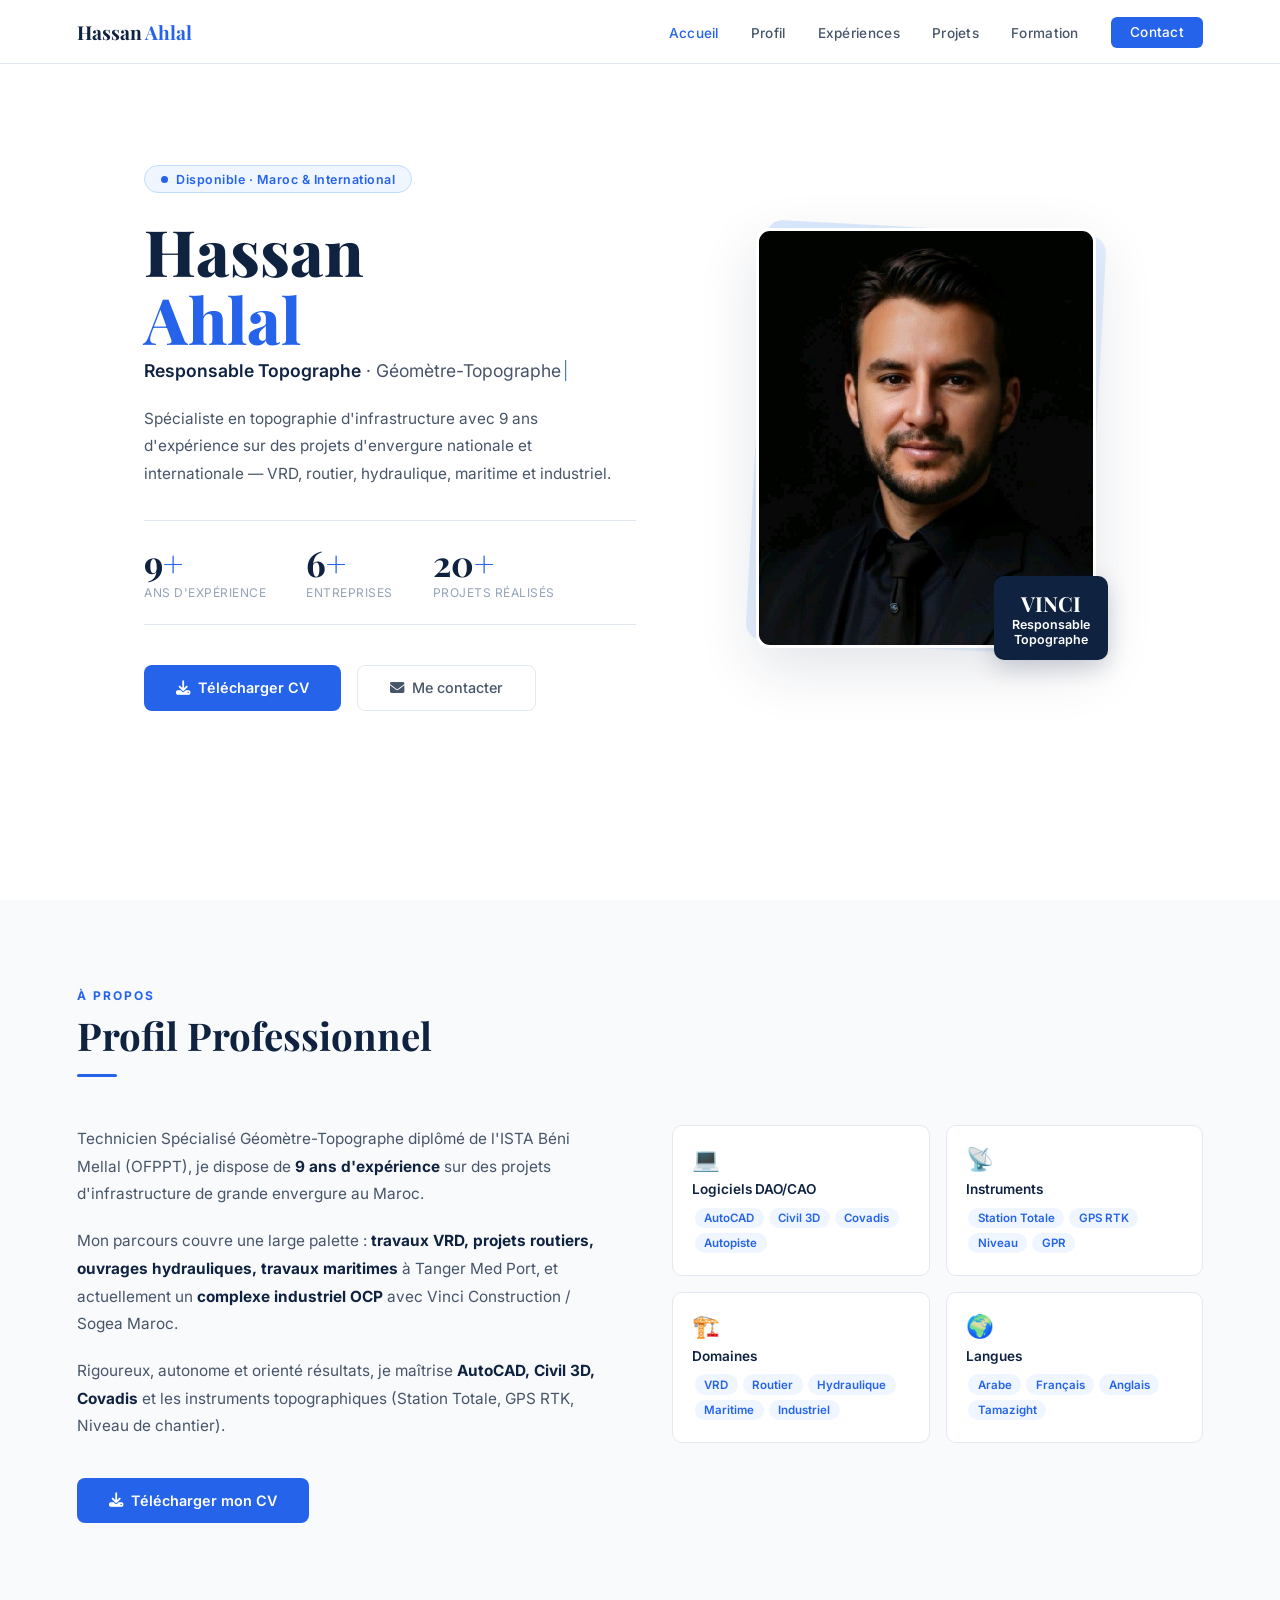
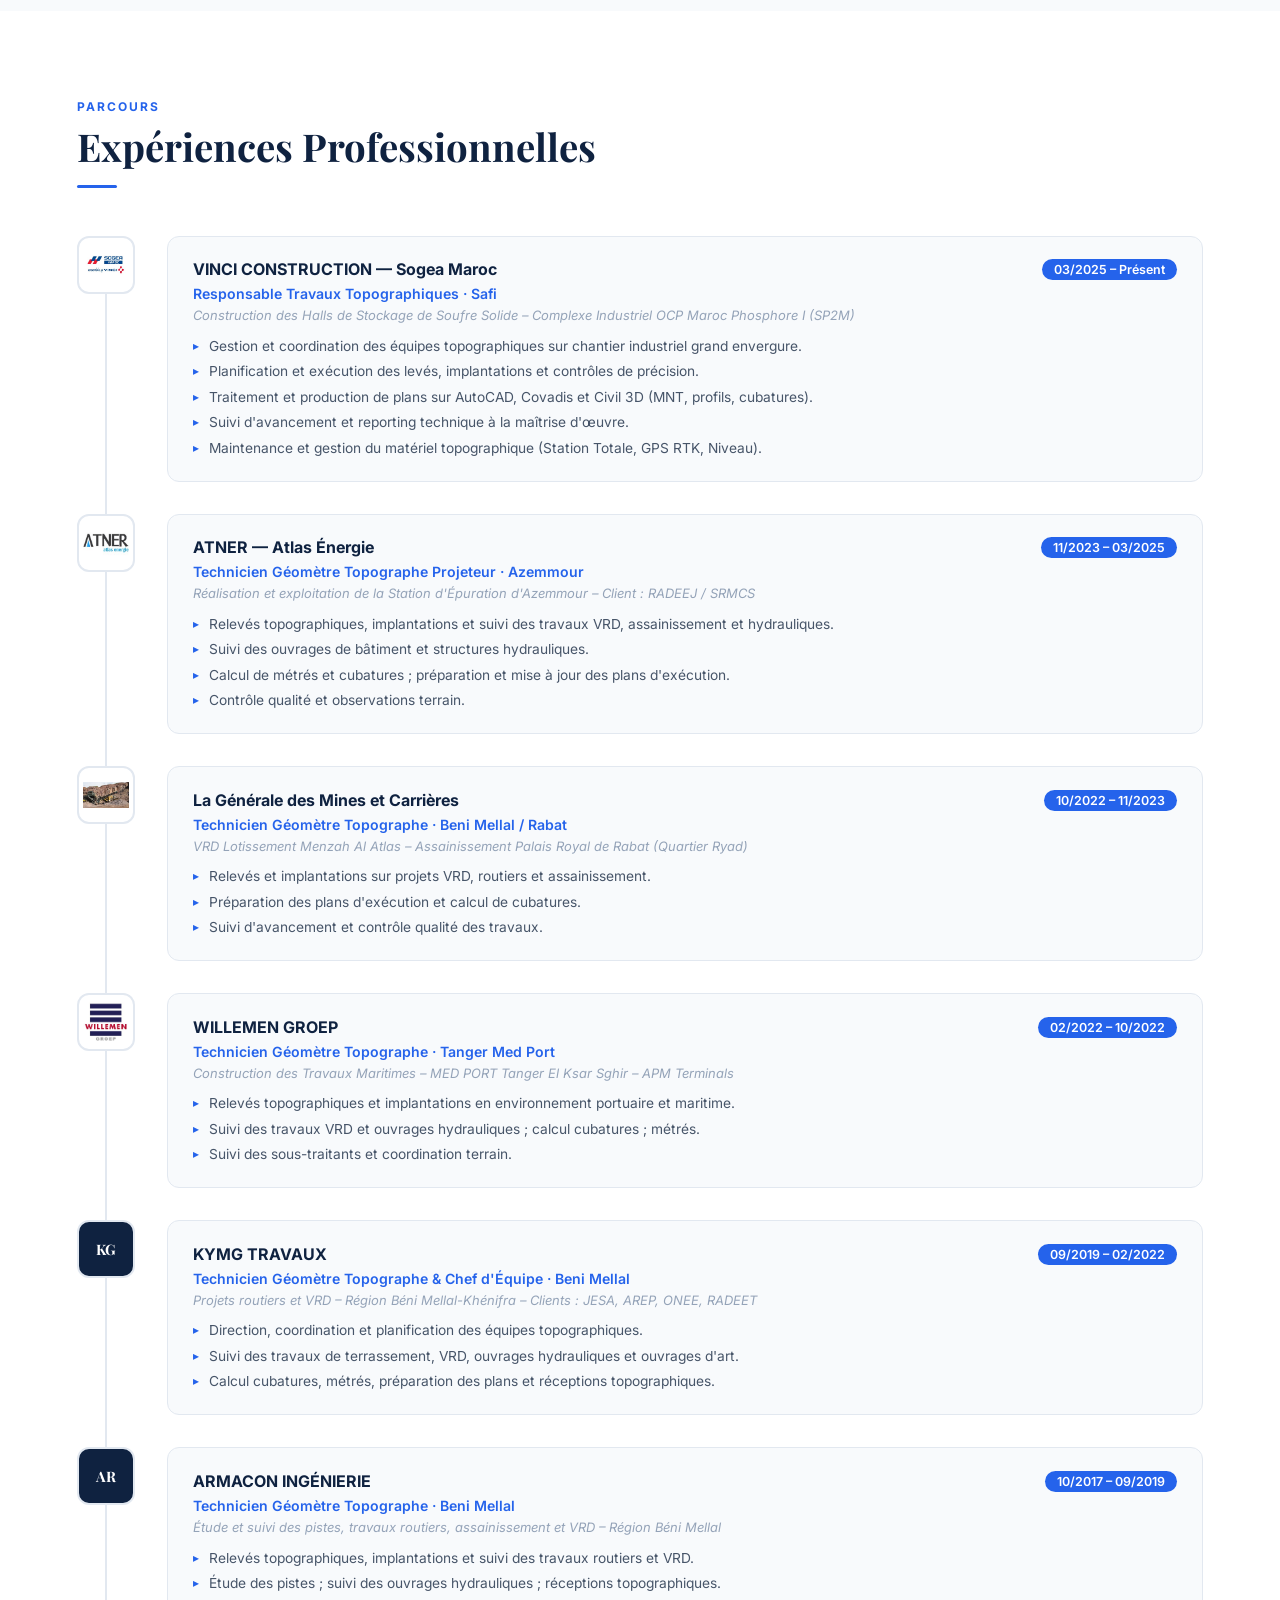
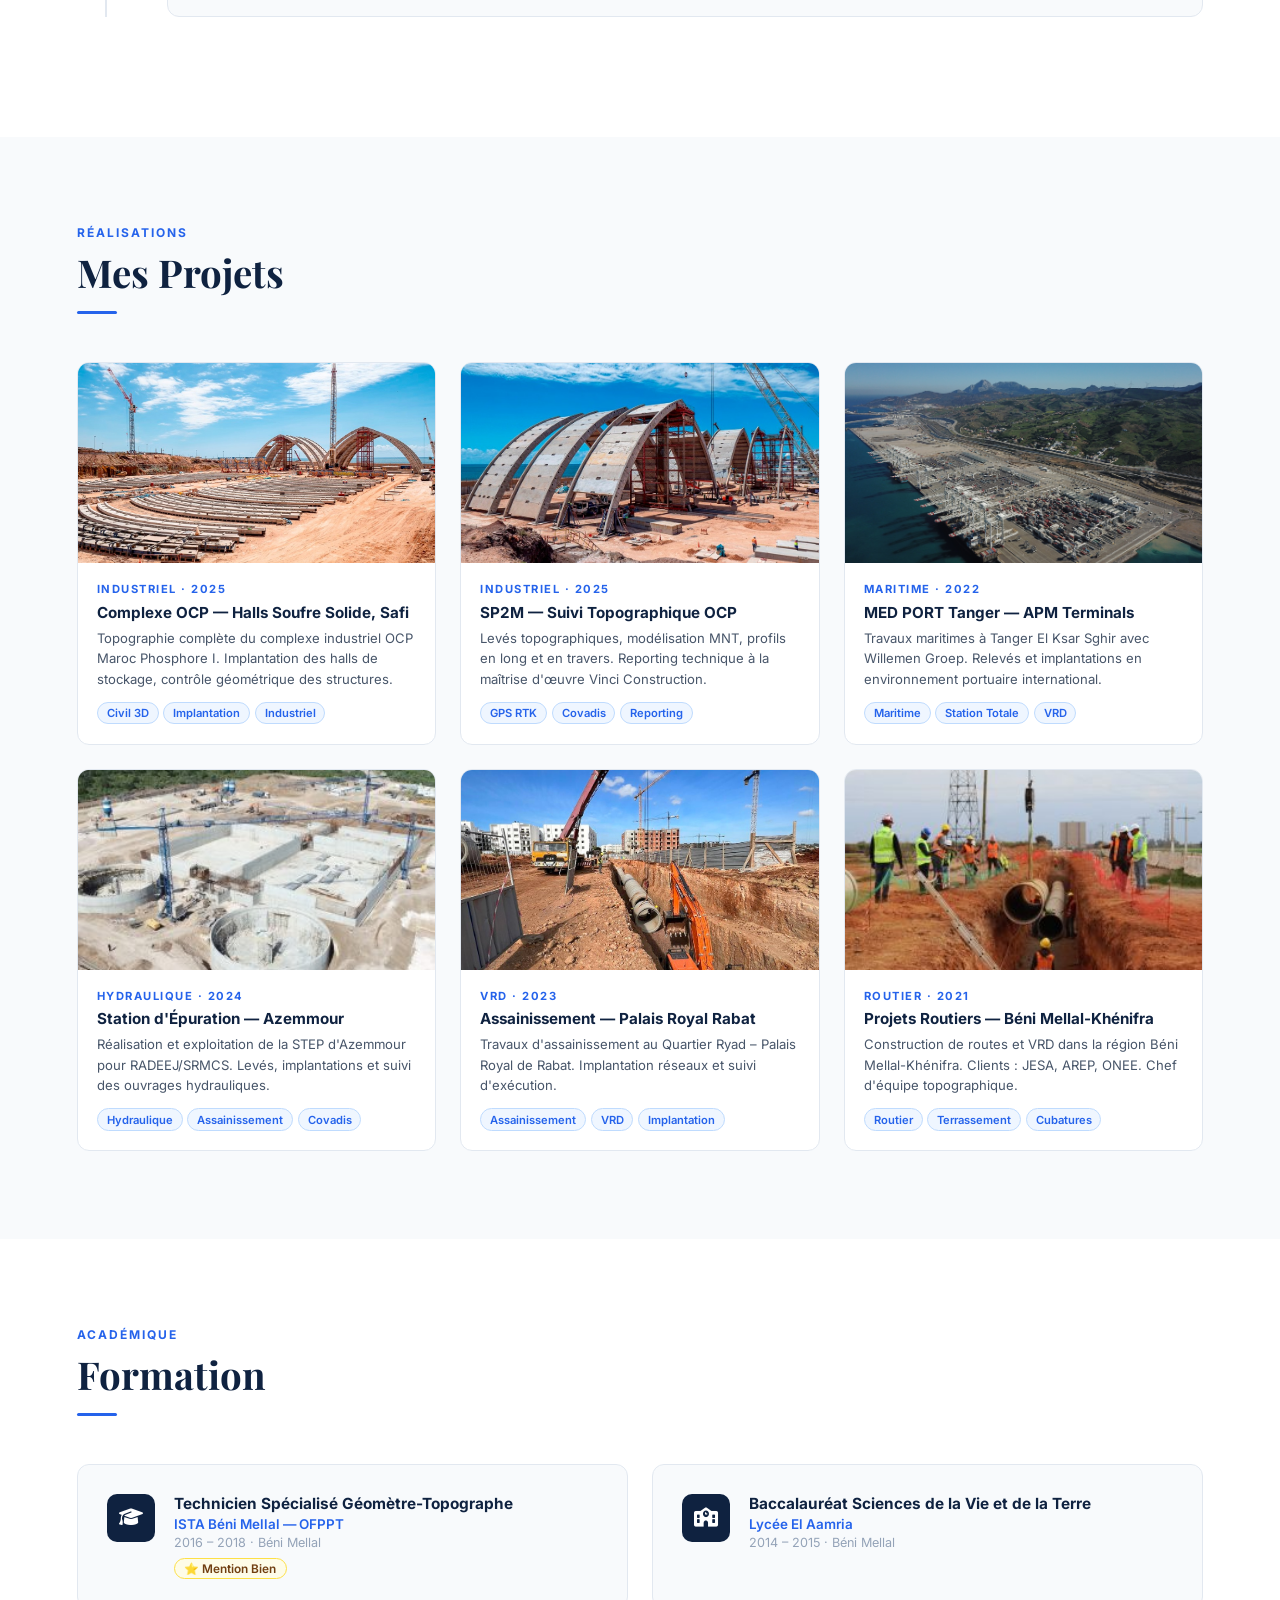
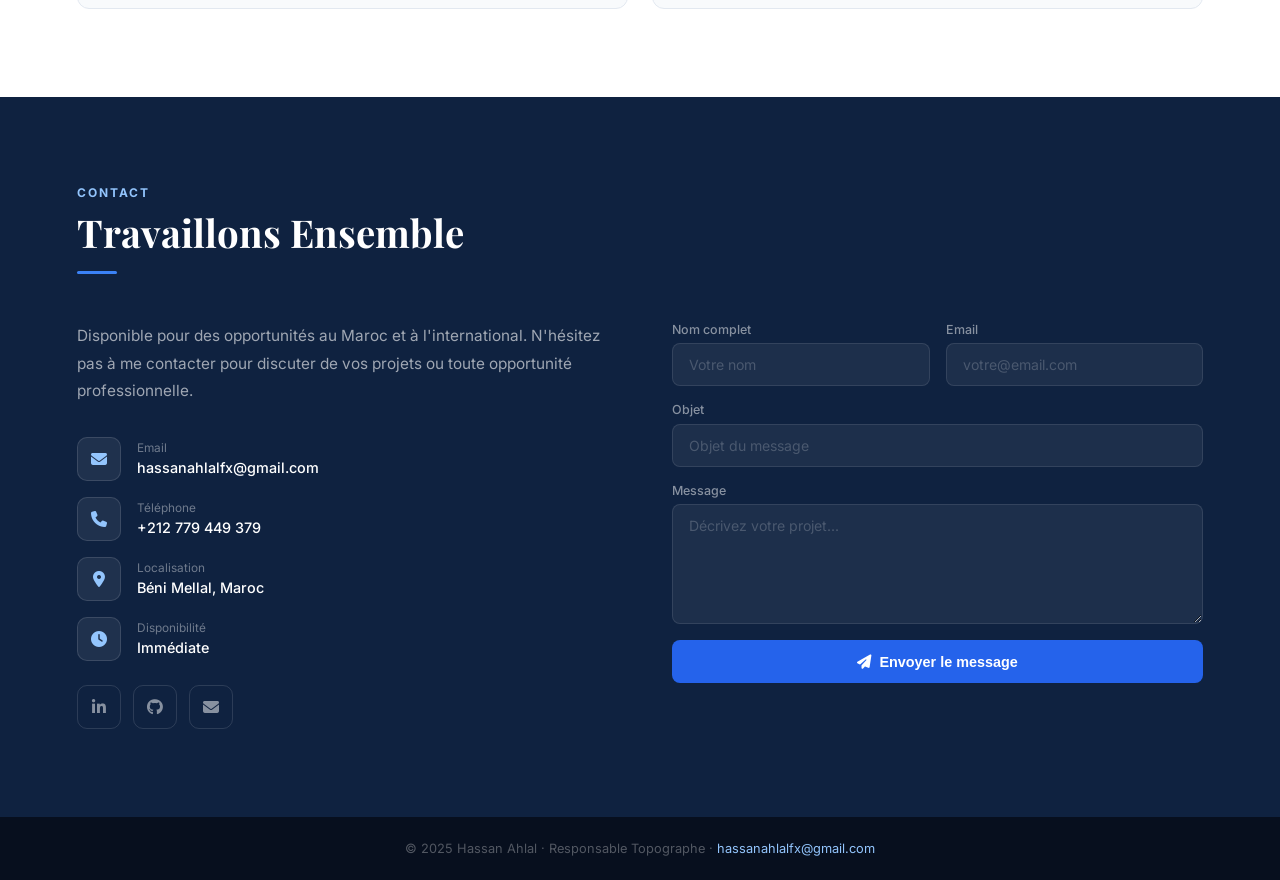
<file: index.html>
<!DOCTYPE html>
<html lang="fr">
<head>
  <meta charset="UTF-8" />
  <meta name="viewport" content="width=device-width, initial-scale=1.0" />
  <title>Hassan Ahlal | Responsable Topographe</title>
  <link rel="preconnect" href="https://fonts.googleapis.com" />
  <link href="https://fonts.googleapis.com/css2?family=Inter:wght@300;400;500;600;700&family=Playfair+Display:wght@700;800&display=swap" rel="stylesheet" />
  <link rel="stylesheet" href="https://cdnjs.cloudflare.com/ajax/libs/font-awesome/6.5.0/css/all.min.css" />
  <style>
    *, *::before, *::after { box-sizing: border-box; margin: 0; padding: 0; }
    :root {
      --navy: #0f2240;
      --blue: #1a56a0;
      --accent: #2563eb;
      --accent-light: #3b82f6;
      --gold: #b8860b;
      --white: #ffffff;
      --off-white: #f8fafc;
      --gray-100: #f1f5f9;
      --gray-200: #e2e8f0;
      --gray-400: #94a3b8;
      --gray-600: #475569;
      --text: #0f172a;
    }
    html { scroll-behavior: smooth; }
    body { font-family: 'Inter', sans-serif; color: var(--text); background: var(--white); overflow-x: hidden; }

    /* NAV */
    nav {
      position: fixed; top: 0; left: 0; right: 0; z-index: 1000;
      background: rgba(255,255,255,0.95);
      backdrop-filter: blur(12px);
      border-bottom: 1px solid var(--gray-200);
      display: flex; align-items: center; justify-content: space-between;
      padding: 0 6%; height: 64px;
    }
    .nav-logo { font-family: 'Playfair Display', serif; font-size: 1.2rem; font-weight: 700; color: var(--navy); }
    .nav-logo span { color: var(--accent); }
    .nav-links { display: flex; gap: 2rem; list-style: none; }
    .nav-links a { color: var(--gray-600); text-decoration: none; font-size: 0.85rem; font-weight: 500; letter-spacing: 0.3px; transition: color 0.2s; }
    .nav-links a:hover { color: var(--accent); }
    .nav-cta { background: var(--accent) !important; color: var(--white) !important; padding: 0.45rem 1.2rem; border-radius: 6px; }
    .nav-cta:hover { background: var(--accent-light) !important; }

    /* HERO */
    #home {
      min-height: 100vh; padding-top: 64px;
      background: var(--white);
      display: flex; align-items: center;
    }
    .hero-inner {
      max-width: 1200px; margin: 0 auto; padding: 0 6%;
      display: grid; grid-template-columns: 1fr 420px;
      gap: 5rem; align-items: center; width: 100%;
    }
    .hero-tag {
      display: inline-flex; align-items: center; gap: 0.5rem;
      background: #eff6ff; border: 1px solid #bfdbfe;
      color: var(--accent); font-size: 0.78rem; font-weight: 600;
      padding: 0.35rem 1rem; border-radius: 100px;
      letter-spacing: 0.5px; margin-bottom: 1.5rem;
    }
    .hero-tag::before { content:''; width:7px; height:7px; background:var(--accent); border-radius:50%; animation: blink 2s infinite; }
    @keyframes blink { 0%,100%{opacity:1} 50%{opacity:0.3} }
    .hero-name {
      font-family: 'Playfair Display', serif;
      font-size: clamp(3rem, 5vw, 4.5rem);
      font-weight: 800; color: var(--navy);
      line-height: 1.05; margin-bottom: 0.5rem;
    }
    .hero-name span { color: var(--accent); }
    .hero-role { font-size: 1.1rem; color: var(--gray-600); font-weight: 400; margin-bottom: 1.5rem; }
    .hero-role strong { color: var(--navy); font-weight: 600; }
    .hero-desc { font-size: 0.96rem; line-height: 1.8; color: var(--gray-600); max-width: 500px; margin-bottom: 2rem; }
    .hero-stats { display: flex; gap: 2.5rem; margin-bottom: 2.5rem; padding: 1.5rem 0; border-top: 1px solid var(--gray-200); border-bottom: 1px solid var(--gray-200); }
    .stat-num { font-family: 'Playfair Display', serif; font-size: 2.2rem; font-weight: 700; color: var(--navy); line-height: 1; }
    .stat-num span { color: var(--accent); }
    .stat-label { font-size: 0.75rem; color: var(--gray-400); margin-top: 0.3rem; text-transform: uppercase; letter-spacing: 0.5px; }
    .hero-btns { display: flex; gap: 1rem; }
    .btn-primary {
      background: var(--accent); color: var(--white);
      padding: 0.85rem 2rem; border-radius: 8px;
      font-weight: 600; font-size: 0.9rem; text-decoration: none;
      display: inline-flex; align-items: center; gap: 0.5rem;
      transition: background 0.2s, transform 0.2s; border: none; cursor: pointer;
    }
    .btn-primary:hover { background: var(--accent-light); transform: translateY(-2px); }
    .btn-outline {
      border: 1.5px solid var(--gray-200); color: var(--gray-600);
      padding: 0.85rem 2rem; border-radius: 8px;
      font-weight: 500; font-size: 0.9rem; text-decoration: none;
      display: inline-flex; align-items: center; gap: 0.5rem;
      transition: border-color 0.2s, color 0.2s, transform 0.2s;
    }
    .btn-outline:hover { border-color: var(--accent); color: var(--accent); transform: translateY(-2px); }

    /* Hero photo */
    .hero-photo-wrap { position: relative; display: flex; justify-content: center; }
    .hero-photo-frame { position: relative; width: 340px; height: 420px; }
    .hero-photo-bg {
      position: absolute; inset: 0; border-radius: 16px;
      background: linear-gradient(135deg, #dbeafe 0%, #eff6ff 100%);
      transform: rotate(3deg);
    }
    .hero-photo {
      position: absolute; inset: 0; width: 100%; height: 100%;
      object-fit: cover; object-position: center top;
      border-radius: 14px; border: 3px solid var(--white);
      box-shadow: 0 20px 60px rgba(15,34,64,0.12);
    }
    .hero-badge {
      position: absolute; bottom: -12px; right: -12px;
      background: var(--navy); color: var(--white);
      border-radius: 10px; padding: 0.8rem 1.1rem;
      font-size: 0.78rem; font-weight: 600; text-align: center;
      box-shadow: 0 8px 24px rgba(15,34,64,0.2);
    }
    .hero-badge .big { font-family: 'Playfair Display', serif; font-size: 1.3rem; display: block; font-weight: 700; }

    /* SECTIONS */
    section { padding: 88px 6%; }
    .section-inner { max-width: 1200px; margin: 0 auto; }
    .section-eyebrow { font-size: 0.75rem; font-weight: 700; letter-spacing: 2px; text-transform: uppercase; color: var(--accent); margin-bottom: 0.4rem; }
    .section-title { font-family: 'Playfair Display', serif; font-size: clamp(1.8rem, 3vw, 2.4rem); font-weight: 700; color: var(--navy); margin-bottom: 0.8rem; }
    .section-line { width: 40px; height: 3px; background: var(--accent); border-radius: 2px; margin-bottom: 3rem; }

    /* ABOUT */
    #about { background: var(--off-white); }
    .about-grid { display: grid; grid-template-columns: 1fr 1fr; gap: 4rem; align-items: start; }
    .about-text p { font-size: 0.96rem; line-height: 1.8; color: var(--gray-600); margin-bottom: 1.2rem; }
    .about-text p strong { color: var(--navy); }
    .skills-grid { display: grid; grid-template-columns: 1fr 1fr; gap: 1rem; }
    .skill-card {
      background: var(--white); border: 1.5px solid var(--gray-200);
      border-radius: 10px; padding: 1.2rem;
      transition: border-color 0.2s, box-shadow 0.2s;
    }
    .skill-card:hover { border-color: var(--accent); box-shadow: 0 4px 16px rgba(37,99,235,0.08); }
    .skill-card-icon { font-size: 1.4rem; margin-bottom: 0.5rem; }
    .skill-card-title { font-weight: 600; font-size: 0.85rem; color: var(--navy); margin-bottom: 0.5rem; }
    .tag { background: #eff6ff; color: var(--accent); font-size: 0.72rem; font-weight: 600; padding: 0.2rem 0.6rem; border-radius: 100px; display: inline-block; margin: 0.15rem; }

    /* EXPERIENCE */
    #experiences { background: var(--white); }
    .exp-timeline { position: relative; }
    .exp-timeline::before { content: ''; position: absolute; left: 28px; top: 0; bottom: 0; width: 2px; background: var(--gray-200); }
    .exp-item { display: flex; gap: 2rem; margin-bottom: 2rem; position: relative; }
    .exp-dot {
      flex-shrink: 0; width: 58px; height: 58px;
      background: var(--white); border: 2px solid var(--gray-200);
      border-radius: 12px; display: flex; align-items: center; justify-content: center;
      overflow: hidden; z-index: 1; transition: border-color 0.2s;
    }
    .exp-dot img { width: 46px; height: 46px; object-fit: contain; }
    .exp-dot.no-logo { background: var(--navy); font-family: 'Playfair Display', serif; font-weight: 700; font-size: 0.9rem; color: var(--white); }
    .exp-item:hover .exp-dot { border-color: var(--accent); }
    .exp-body {
      flex: 1; background: var(--off-white);
      border: 1.5px solid var(--gray-200); border-radius: 12px;
      padding: 1.4rem 1.6rem; transition: border-color 0.2s, box-shadow 0.2s;
    }
    .exp-item:hover .exp-body { border-color: #bfdbfe; box-shadow: 0 4px 20px rgba(37,99,235,0.06); }
    .exp-header { display: flex; justify-content: space-between; align-items: flex-start; flex-wrap: wrap; gap: 0.5rem; margin-bottom: 0.3rem; }
    .exp-company { font-weight: 700; font-size: 1rem; color: var(--navy); }
    .exp-period { font-size: 0.78rem; font-weight: 600; color: var(--white); background: var(--accent); padding: 0.2rem 0.75rem; border-radius: 100px; }
    .exp-role { font-size: 0.88rem; color: var(--accent); font-weight: 600; margin-bottom: 0.3rem; }
    .exp-project { font-size: 0.81rem; color: var(--gray-400); font-style: italic; margin-bottom: 0.8rem; }
    .exp-missions { list-style: none; display: flex; flex-direction: column; gap: 0.3rem; }
    .exp-missions li { font-size: 0.86rem; color: var(--gray-600); line-height: 1.5; padding-left: 1rem; position: relative; }
    .exp-missions li::before { content: '▸'; color: var(--accent); position: absolute; left: 0; font-size: 0.72rem; top: 2px; }

    /* PROJECTS */
    #projects { background: var(--off-white); }
    .projects-grid { display: grid; grid-template-columns: repeat(3, 1fr); gap: 1.5rem; }
    .project-card {
      background: var(--white); border: 1.5px solid var(--gray-200);
      border-radius: 12px; overflow: hidden;
      transition: transform 0.3s, box-shadow 0.3s, border-color 0.3s;
    }
    .project-card:hover { transform: translateY(-6px); box-shadow: 0 20px 40px rgba(15,34,64,0.1); border-color: #bfdbfe; }
    .project-img { width: 100%; height: 200px; object-fit: cover; display: block; transition: transform 0.4s; }
    .project-card:hover .project-img { transform: scale(1.03); }
    .project-img-wrap { overflow: hidden; }
    .project-info { padding: 1.2rem; }
    .project-cat { font-size: 0.7rem; font-weight: 700; letter-spacing: 1.5px; text-transform: uppercase; color: var(--accent); margin-bottom: 0.4rem; }
    .project-name { font-weight: 700; font-size: 0.95rem; color: var(--navy); margin-bottom: 0.4rem; }
    .project-desc { font-size: 0.82rem; color: var(--gray-600); line-height: 1.55; margin-bottom: 0.8rem; }
    .project-tags { display: flex; flex-wrap: wrap; gap: 0.3rem; }
    .project-tag { background: #eff6ff; border: 1px solid #bfdbfe; color: var(--accent); font-size: 0.7rem; font-weight: 600; padding: 0.2rem 0.55rem; border-radius: 100px; }

    /* FORMATION */
    #formation { background: var(--white); }
    .formation-grid { display: grid; grid-template-columns: 1fr 1fr; gap: 1.5rem; }
    .formation-card {
      background: var(--off-white); border: 1.5px solid var(--gray-200);
      border-radius: 12px; padding: 1.8rem;
      display: flex; gap: 1.2rem; align-items: flex-start;
      transition: border-color 0.2s, box-shadow 0.2s;
    }
    .formation-card:hover { border-color: #bfdbfe; box-shadow: 0 4px 20px rgba(37,99,235,0.06); }
    .formation-icon { width: 48px; height: 48px; flex-shrink: 0; background: var(--navy); border-radius: 10px; display: flex; align-items: center; justify-content: center; color: white; font-size: 1.2rem; }
    .formation-title { font-weight: 700; font-size: 0.96rem; color: var(--navy); margin-bottom: 0.2rem; }
    .formation-school { font-size: 0.84rem; color: var(--accent); font-weight: 600; margin-bottom: 0.2rem; }
    .formation-year { font-size: 0.79rem; color: var(--gray-400); }
    .formation-mention { display: inline-block; margin-top: 0.5rem; background: #fefce8; border: 1px solid #fde047; color: #713f12; font-size: 0.74rem; font-weight: 600; padding: 0.15rem 0.6rem; border-radius: 100px; }

    /* CONTACT */
    #contact { background: var(--navy); }
    #contact .section-eyebrow { color: #93c5fd; }
    #contact .section-title { color: var(--white); }
    #contact .section-line { background: #3b82f6; }
    .contact-grid { display: grid; grid-template-columns: 1fr 1fr; gap: 4rem; align-items: start; }
    .contact-desc { font-size: 0.96rem; line-height: 1.8; color: rgba(255,255,255,0.6); margin-bottom: 2rem; }
    .contact-items { display: flex; flex-direction: column; gap: 1rem; }
    .contact-item { display: flex; align-items: center; gap: 1rem; }
    .contact-item-icon { width: 44px; height: 44px; flex-shrink: 0; background: rgba(255,255,255,0.07); border: 1px solid rgba(255,255,255,0.12); border-radius: 10px; display: flex; align-items: center; justify-content: center; color: #93c5fd; font-size: 1rem; }
    .contact-item-label { font-size: 0.74rem; color: rgba(255,255,255,0.4); margin-bottom: 0.1rem; }
    .contact-item-val { font-size: 0.9rem; color: var(--white); font-weight: 500; text-decoration: none; }
    .contact-item-val:hover { color: #93c5fd; }
    .contact-socials { display: flex; gap: 0.75rem; margin-top: 1.5rem; }
    .social-btn { width: 44px; height: 44px; border: 1px solid rgba(255,255,255,0.12); border-radius: 10px; display: flex; align-items: center; justify-content: center; color: rgba(255,255,255,0.5); font-size: 1rem; text-decoration: none; transition: all 0.2s; }
    .social-btn:hover { border-color: #93c5fd; color: #93c5fd; background: rgba(147,197,253,0.08); }
    .contact-form { display: flex; flex-direction: column; gap: 1rem; }
    .form-row { display: grid; grid-template-columns: 1fr 1fr; gap: 1rem; }
    .form-group { display: flex; flex-direction: column; gap: 0.4rem; }
    .form-group label { font-size: 0.78rem; color: rgba(255,255,255,0.5); font-weight: 500; }
    .form-group input, .form-group textarea { background: rgba(255,255,255,0.06); border: 1.5px solid rgba(255,255,255,0.1); border-radius: 8px; padding: 0.75rem 1rem; color: var(--white); font-family: 'Inter', sans-serif; font-size: 0.88rem; outline: none; transition: border-color 0.2s; }
    .form-group input:focus, .form-group textarea:focus { border-color: #3b82f6; }
    .form-group textarea { resize: vertical; min-height: 120px; }
    .form-group input::placeholder, .form-group textarea::placeholder { color: rgba(255,255,255,0.2); }

    footer { background: #070f1e; text-align: center; padding: 1.5rem 6%; color: rgba(255,255,255,0.3); font-size: 0.8rem; }
    footer a { color: #93c5fd; text-decoration: none; }

    @media (max-width: 900px) {
      .nav-links { display: none; }
      .hero-inner, .about-grid, .formation-grid, .contact-grid { grid-template-columns: 1fr; gap: 2rem; }
      .hero-photo-wrap { display: none; }
      .projects-grid { grid-template-columns: 1fr 1fr; }
      .skills-grid { grid-template-columns: 1fr; }
    }
    @media (max-width: 600px) {
      .projects-grid, .form-row { grid-template-columns: 1fr; }
    }
  
    /* ─── ANIMATIONS ─── */
    
    /* Fade + slide up on scroll */
    .reveal {
      opacity: 0;
      transform: translateY(40px);
      transition: opacity 0.7s ease, transform 0.7s ease;
    }
    .reveal.visible {
      opacity: 1;
      transform: translateY(0);
    }
    .reveal-delay-1 { transition-delay: 0.1s; }
    .reveal-delay-2 { transition-delay: 0.2s; }
    .reveal-delay-3 { transition-delay: 0.3s; }
    .reveal-delay-4 { transition-delay: 0.4s; }
    .reveal-delay-5 { transition-delay: 0.5s; }

    /* Hero text animation */
    .hero-tag { animation: fadeDown 0.6s ease both; }
    .hero-name { animation: fadeDown 0.7s ease 0.1s both; }
    .hero-role { animation: fadeDown 0.7s ease 0.2s both; }
    .hero-desc { animation: fadeDown 0.7s ease 0.3s both; }
    .hero-stats { animation: fadeDown 0.7s ease 0.4s both; }
    .hero-btns { animation: fadeDown 0.7s ease 0.5s both; }
    .hero-photo-wrap { animation: fadeLeft 0.9s ease 0.3s both; }

    @keyframes fadeDown {
      from { opacity: 0; transform: translateY(-24px); }
      to { opacity: 1; transform: translateY(0); }
    }
    @keyframes fadeLeft {
      from { opacity: 0; transform: translateX(40px); }
      to { opacity: 1; transform: translateX(0); }
    }

    /* Stat counter animation */
    .stat-num { transition: all 0.3s; }

    /* Card hover lift */
    .skill-card, .project-card, .formation-card, .exp-body {
      transition: transform 0.3s ease, box-shadow 0.3s ease, border-color 0.3s ease;
    }
    .skill-card:hover { transform: translateY(-4px); }
    .formation-card:hover { transform: translateY(-4px); }

    /* Navbar scroll effect */
    nav.scrolled {
      box-shadow: 0 4px 24px rgba(15,34,64,0.08);
    }

    /* Section title underline animation */
    .section-line {
      width: 0;
      transition: width 0.8s ease;
    }
    .section-line.visible {
      width: 40px;
    }

    /* Typing cursor on hero */
    .hero-role::after {
      content: '|';
      color: var(--accent);
      animation: blink-cursor 1s infinite;
      margin-left: 2px;
      font-weight: 300;
    }
    @keyframes blink-cursor {
      0%,100% { opacity: 1; }
      50% { opacity: 0; }
    }

    /* Progress bar for skills */
    .skill-bar-wrap { margin-top: 0.5rem; }
    .skill-bar-bg { background: var(--gray-200); border-radius: 100px; height: 4px; overflow: hidden; }
    .skill-bar { height: 4px; border-radius: 100px; background: var(--accent); width: 0; transition: width 1.2s ease; }
    .skill-bar.visible { }

    /* Floating badge */
    .hero-badge {
      animation: float 3s ease-in-out infinite;
    }
    @keyframes float {
      0%,100% { transform: translateY(0); }
      50% { transform: translateY(-8px); }
    }

    /* Nav link underline */
    .nav-links a {
      position: relative;
    }
    .nav-links a::after {
      content: '';
      position: absolute; bottom: -4px; left: 0; right: 0;
      height: 2px; background: var(--accent);
      transform: scaleX(0);
      transition: transform 0.2s ease;
      border-radius: 2px;
    }
    .nav-links a:hover::after { transform: scaleX(1); }

    /* Smooth page load */
    body { animation: pageLoad 0.4s ease; }
    @keyframes pageLoad {
      from { opacity: 0; }
      to { opacity: 1; }
    }

  </style>
</head>
<body>

<nav>
  <div class="nav-logo">Hassan <span>Ahlal</span></div>
  <ul class="nav-links">
    <li><a href="#home">Accueil</a></li>
    <li><a href="#about">Profil</a></li>
    <li><a href="#experiences">Expériences</a></li>
    <li><a href="#projects">Projets</a></li>
    <li><a href="#formation">Formation</a></li>
    <li><a href="#contact" class="nav-cta">Contact</a></li>
  </ul>
</nav>

<section id="home">
  <div class="hero-inner">
    <div>
      <div class="hero-tag">Disponible · Maroc &amp; International</div>
      <h1 class="hero-name">Hassan<br /><span>Ahlal</span></h1>
      <p class="hero-role"><strong>Responsable Topographe</strong> · Géomètre-Topographe</p>
      <p class="hero-desc">Spécialiste en topographie d'infrastructure avec 9 ans d'expérience sur des projets d'envergure nationale et internationale — VRD, routier, hydraulique, maritime et industriel.</p>
      <div class="hero-stats">
        <div><div class="stat-num">9<span>+</span></div><div class="stat-label">Ans d'expérience</div></div>
        <div><div class="stat-num">6<span>+</span></div><div class="stat-label">Entreprises</div></div>
        <div><div class="stat-num">20<span>+</span></div><div class="stat-label">Projets réalisés</div></div>
      </div>
      <div class="hero-btns">
        <a href="assets/cv/Hassan_Ahlal_CV.pdf" download class="btn-primary"><i class="fa fa-download"></i> Télécharger CV</a>
        <a href="#contact" class="btn-outline"><i class="fa fa-envelope"></i> Me contacter</a>
      </div>
    </div>
    <div class="hero-photo-wrap">
      <div class="hero-photo-frame">
        <div class="hero-photo-bg"></div>
        <img src="assets/img/profile.png" alt="Hassan Ahlal" class="hero-photo" />
        <div class="hero-badge"><span class="big">VINCI</span>Responsable<br/>Topographe</div>
      </div>
    </div>
  </div>
</section>

<section id="about">
  <div class="section-inner">
    <div class="section-eyebrow reveal">À propos</div>
    <h2 class="section-title">Profil Professionnel</h2>
    <div class="section-line"></div>
    <div class="about-grid">
      <div class="about-text">
        <p>Technicien Spécialisé Géomètre-Topographe diplômé de l'ISTA Béni Mellal (OFPPT), je dispose de <strong>9 ans d'expérience</strong> sur des projets d'infrastructure de grande envergure au Maroc.</p>
        <p>Mon parcours couvre une large palette : <strong>travaux VRD, projets routiers, ouvrages hydrauliques, travaux maritimes</strong> à Tanger Med Port, et actuellement un <strong>complexe industriel OCP</strong> avec Vinci Construction / Sogea Maroc.</p>
        <p>Rigoureux, autonome et orienté résultats, je maîtrise <strong>AutoCAD, Civil 3D, Covadis</strong> et les instruments topographiques (Station Totale, GPS RTK, Niveau de chantier).</p>
        <a href="assets/cv/Hassan_Ahlal_CV.pdf" download class="btn-primary" style="margin-top:1.2rem;display:inline-flex;"><i class="fa fa-download"></i> Télécharger mon CV</a>
      </div>
      <div class="skills-grid">
        <div class="skill-card reveal reveal-delay-1"><div class="skill-card-icon">💻</div><div class="skill-card-title">Logiciels DAO/CAO</div><div><span class="tag">AutoCAD</span><span class="tag">Civil 3D</span><span class="tag">Covadis</span><span class="tag">Autopiste</span></div></div>
        <div class="skill-card reveal reveal-delay-2"><div class="skill-card-icon">📡</div><div class="skill-card-title">Instruments</div><div><span class="tag">Station Totale</span><span class="tag">GPS RTK</span><span class="tag">Niveau</span><span class="tag">GPR</span></div></div>
        <div class="skill-card reveal reveal-delay-3"><div class="skill-card-icon">🏗️</div><div class="skill-card-title">Domaines</div><div><span class="tag">VRD</span><span class="tag">Routier</span><span class="tag">Hydraulique</span><span class="tag">Maritime</span><span class="tag">Industriel</span></div></div>
        <div class="skill-card reveal"><div class="skill-card-icon">🌍</div><div class="skill-card-title">Langues</div><div><span class="tag">Arabe</span><span class="tag">Français</span><span class="tag">Anglais</span><span class="tag">Tamazight</span></div></div>
      </div>
    </div>
  </div>
</section>

<section id="experiences">
  <div class="section-inner">
    <div class="section-eyebrow reveal">Parcours</div>
    <h2 class="section-title">Expériences Professionnelles</h2>
    <div class="section-line"></div>
    <div class="exp-timeline">
      <div class="exp-item reveal reveal-delay-1">
        <div class="exp-dot"><img src="assets/vinci.png" alt="Vinci" /></div>
        <div class="exp-body">
          <div class="exp-header"><span class="exp-company">VINCI CONSTRUCTION — Sogea Maroc</span><span class="exp-period">03/2025 – Présent</span></div>
          <div class="exp-role">Responsable Travaux Topographiques · Safi</div>
          <div class="exp-project">Construction des Halls de Stockage de Soufre Solide – Complexe Industriel OCP Maroc Phosphore I (SP2M)</div>
          <ul class="exp-missions">
            <li>Gestion et coordination des équipes topographiques sur chantier industriel grand envergure.</li>
            <li>Planification et exécution des levés, implantations et contrôles de précision.</li>
            <li>Traitement et production de plans sur AutoCAD, Covadis et Civil 3D (MNT, profils, cubatures).</li>
            <li>Suivi d'avancement et reporting technique à la maîtrise d'œuvre.</li>
            <li>Maintenance et gestion du matériel topographique (Station Totale, GPS RTK, Niveau).</li>
          </ul>
        </div>
      </div>
      <div class="exp-item reveal reveal-delay-2">
        <div class="exp-dot"><img src="assets/atner.png" alt="ATNER" /></div>
        <div class="exp-body">
          <div class="exp-header"><span class="exp-company">ATNER — Atlas Énergie</span><span class="exp-period">11/2023 – 03/2025</span></div>
          <div class="exp-role">Technicien Géomètre Topographe Projeteur · Azemmour</div>
          <div class="exp-project">Réalisation et exploitation de la Station d'Épuration d'Azemmour – Client : RADEEJ / SRMCS</div>
          <ul class="exp-missions">
            <li>Relevés topographiques, implantations et suivi des travaux VRD, assainissement et hydrauliques.</li>
            <li>Suivi des ouvrages de bâtiment et structures hydrauliques.</li>
            <li>Calcul de métrés et cubatures ; préparation et mise à jour des plans d'exécution.</li>
            <li>Contrôle qualité et observations terrain.</li>
          </ul>
        </div>
      </div>
      <div class="exp-item reveal">
        <div class="exp-dot"><img src="assets/gmc.jpeg" alt="GMC" /></div>
        <div class="exp-body">
          <div class="exp-header"><span class="exp-company">La Générale des Mines et Carrières</span><span class="exp-period">10/2022 – 11/2023</span></div>
          <div class="exp-role">Technicien Géomètre Topographe · Beni Mellal / Rabat</div>
          <div class="exp-project">VRD Lotissement Menzah Al Atlas – Assainissement Palais Royal de Rabat (Quartier Ryad)</div>
          <ul class="exp-missions">
            <li>Relevés et implantations sur projets VRD, routiers et assainissement.</li>
            <li>Préparation des plans d'exécution et calcul de cubatures.</li>
            <li>Suivi d'avancement et contrôle qualité des travaux.</li>
          </ul>
        </div>
      </div>
      <div class="exp-item reveal reveal-delay-1">
        <div class="exp-dot"><img src="assets/willemen.png" alt="Willemen" /></div>
        <div class="exp-body">
          <div class="exp-header"><span class="exp-company">WILLEMEN GROEP</span><span class="exp-period">02/2022 – 10/2022</span></div>
          <div class="exp-role">Technicien Géomètre Topographe · Tanger Med Port</div>
          <div class="exp-project">Construction des Travaux Maritimes – MED PORT Tanger El Ksar Sghir – APM Terminals</div>
          <ul class="exp-missions">
            <li>Relevés topographiques et implantations en environnement portuaire et maritime.</li>
            <li>Suivi des travaux VRD et ouvrages hydrauliques ; calcul cubatures ; métrés.</li>
            <li>Suivi des sous-traitants et coordination terrain.</li>
          </ul>
        </div>
      </div>
      <div class="exp-item reveal reveal-delay-2">
        <div class="exp-dot no-logo">KG</div>
        <div class="exp-body">
          <div class="exp-header"><span class="exp-company">KYMG TRAVAUX</span><span class="exp-period">09/2019 – 02/2022</span></div>
          <div class="exp-role">Technicien Géomètre Topographe & Chef d'Équipe · Beni Mellal</div>
          <div class="exp-project">Projets routiers et VRD – Région Béni Mellal-Khénifra – Clients : JESA, AREP, ONEE, RADEET</div>
          <ul class="exp-missions">
            <li>Direction, coordination et planification des équipes topographiques.</li>
            <li>Suivi des travaux de terrassement, VRD, ouvrages hydrauliques et ouvrages d'art.</li>
            <li>Calcul cubatures, métrés, préparation des plans et réceptions topographiques.</li>
          </ul>
        </div>
      </div>
      <div class="exp-item reveal">
        <div class="exp-dot no-logo">AR</div>
        <div class="exp-body">
          <div class="exp-header"><span class="exp-company">ARMACON INGÉNIERIE</span><span class="exp-period">10/2017 – 09/2019</span></div>
          <div class="exp-role">Technicien Géomètre Topographe · Beni Mellal</div>
          <div class="exp-project">Étude et suivi des pistes, travaux routiers, assainissement et VRD – Région Béni Mellal</div>
          <ul class="exp-missions">
            <li>Relevés topographiques, implantations et suivi des travaux routiers et VRD.</li>
            <li>Étude des pistes ; suivi des ouvrages hydrauliques ; réceptions topographiques.</li>
          </ul>
        </div>
      </div>
    </div>
  </div>
</section>

<section id="projects">
  <div class="section-inner">
    <div class="section-eyebrow reveal">Réalisations</div>
    <h2 class="section-title">Mes Projets</h2>
    <div class="section-line"></div>
    <div class="projects-grid">
      <div class="project-card reveal reveal-delay-1"><div class="project-img-wrap"><img src="assets/img/ocp1.jpeg" alt="OCP Safi" class="project-img" /></div><div class="project-info"><div class="project-cat">Industriel · 2025</div><div class="project-name">Complexe OCP — Halls Soufre Solide, Safi</div><div class="project-desc">Topographie complète du complexe industriel OCP Maroc Phosphore I. Implantation des halls de stockage, contrôle géométrique des structures.</div><div class="project-tags"><span class="project-tag">Civil 3D</span><span class="project-tag">Implantation</span><span class="project-tag">Industriel</span></div></div></div>
      <div class="project-card reveal reveal-delay-2"><div class="project-img-wrap"><img src="assets/img/ocp2.jpeg" alt="OCP 2" class="project-img" /></div><div class="project-info"><div class="project-cat">Industriel · 2025</div><div class="project-name">SP2M — Suivi Topographique OCP</div><div class="project-desc">Levés topographiques, modélisation MNT, profils en long et en travers. Reporting technique à la maîtrise d'œuvre Vinci Construction.</div><div class="project-tags"><span class="project-tag">GPS RTK</span><span class="project-tag">Covadis</span><span class="project-tag">Reporting</span></div></div></div>
      <div class="project-card reveal reveal-delay-3"><div class="project-img-wrap"><img src="assets/img/tangermed1.jpeg" alt="Tanger Med" class="project-img" /></div><div class="project-info"><div class="project-cat">Maritime · 2022</div><div class="project-name">MED PORT Tanger — APM Terminals</div><div class="project-desc">Travaux maritimes à Tanger El Ksar Sghir avec Willemen Groep. Relevés et implantations en environnement portuaire international.</div><div class="project-tags"><span class="project-tag">Maritime</span><span class="project-tag">Station Totale</span><span class="project-tag">VRD</span></div></div></div>
      <div class="project-card reveal"><div class="project-img-wrap"><img src="assets/img/step_azemmour.jpg" alt="STEP" class="project-img" /></div><div class="project-info"><div class="project-cat">Hydraulique · 2024</div><div class="project-name">Station d'Épuration — Azemmour</div><div class="project-desc">Réalisation et exploitation de la STEP d'Azemmour pour RADEEJ/SRMCS. Levés, implantations et suivi des ouvrages hydrauliques.</div><div class="project-tags"><span class="project-tag">Hydraulique</span><span class="project-tag">Assainissement</span><span class="project-tag">Covadis</span></div></div></div>
      <div class="project-card reveal reveal-delay-1"><div class="project-img-wrap"><img src="assets/img/vrd1.jpeg" alt="VRD" class="project-img" /></div><div class="project-info"><div class="project-cat">VRD · 2023</div><div class="project-name">Assainissement — Palais Royal Rabat</div><div class="project-desc">Travaux d'assainissement au Quartier Ryad – Palais Royal de Rabat. Implantation réseaux et suivi d'exécution.</div><div class="project-tags"><span class="project-tag">Assainissement</span><span class="project-tag">VRD</span><span class="project-tag">Implantation</span></div></div></div>
      <div class="project-card reveal reveal-delay-2"><div class="project-img-wrap"><img src="assets/img/conduite.jpg" alt="Routier" class="project-img" /></div><div class="project-info"><div class="project-cat">Routier · 2021</div><div class="project-name">Projets Routiers — Béni Mellal-Khénifra</div><div class="project-desc">Construction de routes et VRD dans la région Béni Mellal-Khénifra. Clients : JESA, AREP, ONEE. Chef d'équipe topographique.</div><div class="project-tags"><span class="project-tag">Routier</span><span class="project-tag">Terrassement</span><span class="project-tag">Cubatures</span></div></div></div>
    </div>
  </div>
</section>

<section id="formation">
  <div class="section-inner">
    <div class="section-eyebrow reveal">Académique</div>
    <h2 class="section-title">Formation</h2>
    <div class="section-line"></div>
    <div class="formation-grid">
      <div class="formation-card reveal">
        <div class="formation-icon"><i class="fa fa-graduation-cap"></i></div>
        <div><div class="formation-title">Technicien Spécialisé Géomètre-Topographe</div><div class="formation-school">ISTA Béni Mellal — OFPPT</div><div class="formation-year">2016 – 2018 · Béni Mellal</div><span class="formation-mention">⭐ Mention Bien</span></div>
      </div>
      <div class="formation-card reveal reveal-delay-2">
        <div class="formation-icon"><i class="fa fa-school"></i></div>
        <div><div class="formation-title">Baccalauréat Sciences de la Vie et de la Terre</div><div class="formation-school">Lycée El Aamria</div><div class="formation-year">2014 – 2015 · Béni Mellal</div></div>
      </div>
    </div>
  </div>
</section>

<section id="contact">
  <div class="section-inner">
    <div class="section-eyebrow reveal">Contact</div>
    <h2 class="section-title">Travaillons Ensemble</h2>
    <div class="section-line"></div>
    <div class="contact-grid">
      <div>
        <p class="contact-desc">Disponible pour des opportunités au Maroc et à l'international. N'hésitez pas à me contacter pour discuter de vos projets ou toute opportunité professionnelle.</p>
        <div class="contact-items">
          <div class="contact-item"><div class="contact-item-icon"><i class="fa fa-envelope"></i></div><div><div class="contact-item-label">Email</div><a href="mailto:hassanahlalfx@gmail.com" class="contact-item-val">hassanahlalfx@gmail.com</a></div></div>
          <div class="contact-item"><div class="contact-item-icon"><i class="fa fa-phone"></i></div><div><div class="contact-item-label">Téléphone</div><a href="tel:+212779449379" class="contact-item-val">+212 779 449 379</a></div></div>
          <div class="contact-item"><div class="contact-item-icon"><i class="fa fa-map-marker-alt"></i></div><div><div class="contact-item-label">Localisation</div><span class="contact-item-val">Béni Mellal, Maroc</span></div></div>
          <div class="contact-item"><div class="contact-item-icon"><i class="fa fa-clock"></i></div><div><div class="contact-item-label">Disponibilité</div><span class="contact-item-val">Immédiate</span></div></div>
        </div>
        <div class="contact-socials">
          <a href="https://www.linkedin.com/in/hassan-ahlal/" target="_blank" class="social-btn"><i class="fab fa-linkedin-in"></i></a>
          <a href="https://github.com/hahlal" target="_blank" class="social-btn"><i class="fab fa-github"></i></a>
          <a href="mailto:hassanahlalfx@gmail.com" class="social-btn"><i class="fa fa-envelope"></i></a>
        </div>
      </div>
      <div>
        <form class="contact-form" onsubmit="handleSubmit(event)">
          <div class="form-row">
            <div class="form-group"><label>Nom complet</label><input type="text" placeholder="Votre nom" required /></div>
            <div class="form-group"><label>Email</label><input type="email" placeholder="votre@email.com" required /></div>
          </div>
          <div class="form-group"><label>Objet</label><input type="text" placeholder="Objet du message" /></div>
          <div class="form-group"><label>Message</label><textarea placeholder="Décrivez votre projet..." required></textarea></div>
          <button type="submit" class="btn-primary" style="border:none;cursor:pointer;justify-content:center;"><i class="fa fa-paper-plane"></i> Envoyer le message</button>
        </form>
      </div>
    </div>
  </div>
</section>

<footer><p>© 2025 Hassan Ahlal · Responsable Topographe · <a href="mailto:hassanahlalfx@gmail.com">hassanahlalfx@gmail.com</a></p></footer>

<!-- old script removed -->
<script>
  // placeholder(e) {
    e.preventDefault();
    const btn = e.target.querySelector('button');
    btn.innerHTML = '<i class="fa fa-check"></i> Message envoyé !';
    btn.style.background = '#16a34a';
    setTimeout(() => { btn.innerHTML = '<i class="fa fa-paper-plane"></i> Envoyer le message'; btn.style.background = ''; e.target.reset(); }, 3000);
  }
  const sections = document.querySelectorAll('section[id]');
  window.addEventListener('scroll', () => {
    let cur = '';
    sections.forEach(s => { if (window.scrollY >= s.offsetTop - 100) cur = s.id; });
    document.querySelectorAll('.nav-links a').forEach(a => { a.style.color = a.getAttribute('href') === '#' + cur ? '#2563eb' : ''; });
  });
</script>

<script>
  // Scroll reveal
  const revealEls = document.querySelectorAll('.reveal');
  const revealObserver = new IntersectionObserver((entries) => {
    entries.forEach(e => {
      if (e.isIntersecting) {
        e.target.classList.add('visible');
      }
    });
  }, { threshold: 0.12 });
  revealEls.forEach(el => revealObserver.observe(el));

  // Section line animation
  const lines = document.querySelectorAll('.section-line');
  const lineObserver = new IntersectionObserver((entries) => {
    entries.forEach(e => {
      if (e.isIntersecting) e.target.classList.add('visible');
    });
  }, { threshold: 0.5 });
  lines.forEach(l => lineObserver.observe(l));

  // Navbar scroll effect
  window.addEventListener('scroll', () => {
    document.querySelector('nav').classList.toggle('scrolled', window.scrollY > 20);
  });

  // Counter animation for stats
  function animateCounter(el, target, suffix = '+') {
    let start = 0;
    const duration = 1500;
    const step = (timestamp) => {
      if (!start) start = timestamp;
      const progress = Math.min((timestamp - start) / duration, 1);
      const val = Math.floor(progress * target);
      el.innerHTML = val + '<span>' + suffix + '</span>';
      if (progress < 1) requestAnimationFrame(step);
    };
    requestAnimationFrame(step);
  }

  const statsObserver = new IntersectionObserver((entries) => {
    entries.forEach(e => {
      if (e.isIntersecting) {
        const nums = e.target.querySelectorAll('.stat-num');
        const targets = [9, 6, 20];
        nums.forEach((n, i) => animateCounter(n, targets[i]));
        statsObserver.unobserve(e.target);
      }
    });
  }, { threshold: 0.5 });
  const statsEl = document.querySelector('.hero-stats');
  if (statsEl) statsObserver.observe(statsEl);

  // Active nav highlight on scroll
  const sections = document.querySelectorAll('section[id]');
  window.addEventListener('scroll', () => {
    let cur = '';
    sections.forEach(s => { if (window.scrollY >= s.offsetTop - 100) cur = s.id; });
    document.querySelectorAll('.nav-links a').forEach(a => {
      const isActive = a.getAttribute('href') === '#' + cur;
      a.style.color = isActive ? 'var(--accent)' : '';
    });
  });

  function handleSubmit(e) {
    e.preventDefault();
    const btn = e.target.querySelector('button');
    btn.innerHTML = '<i class="fa fa-check"></i> Message envoyé !';
    btn.style.background = '#16a34a';
    setTimeout(() => { btn.innerHTML = '<i class="fa fa-paper-plane"></i> Envoyer le message'; btn.style.background = ''; e.target.reset(); }, 3000);
  }
</script>

</body>
</html>
<!-- THIS WILL BE REPLACED -->
</file>
